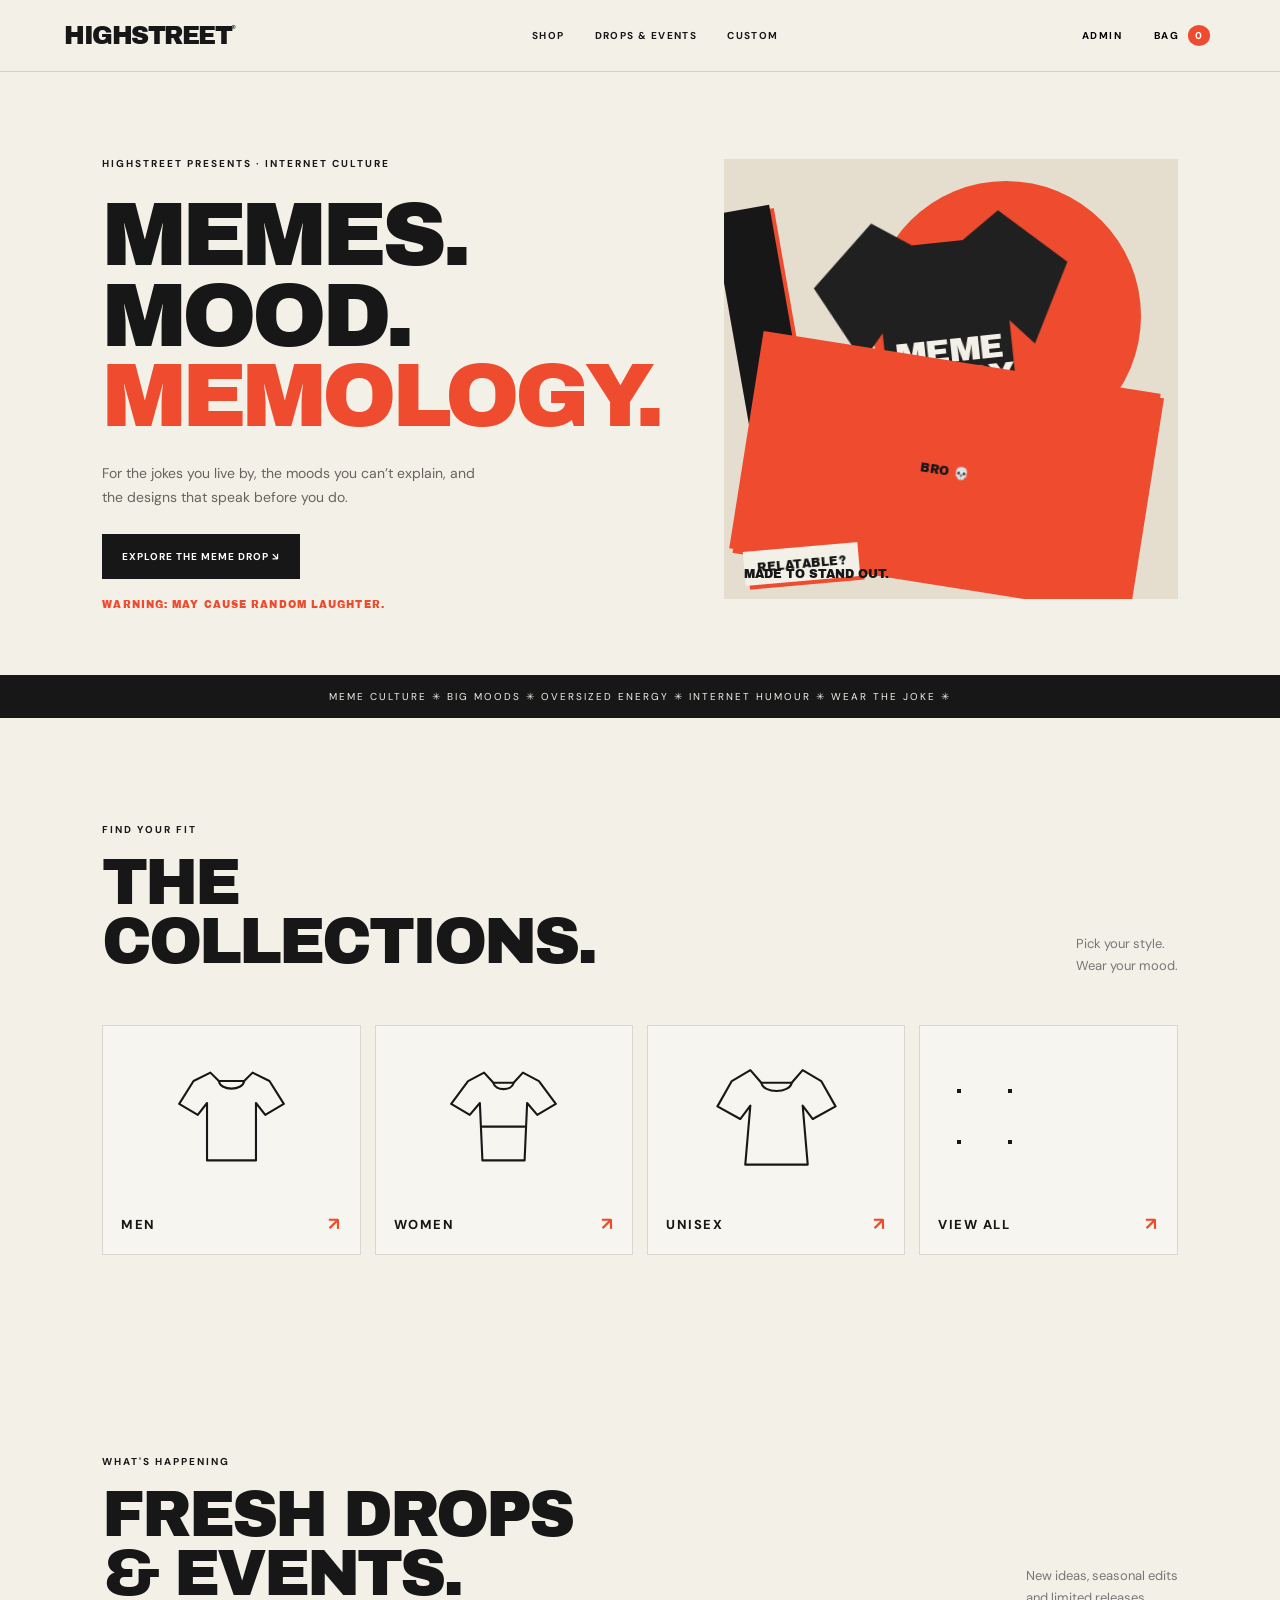
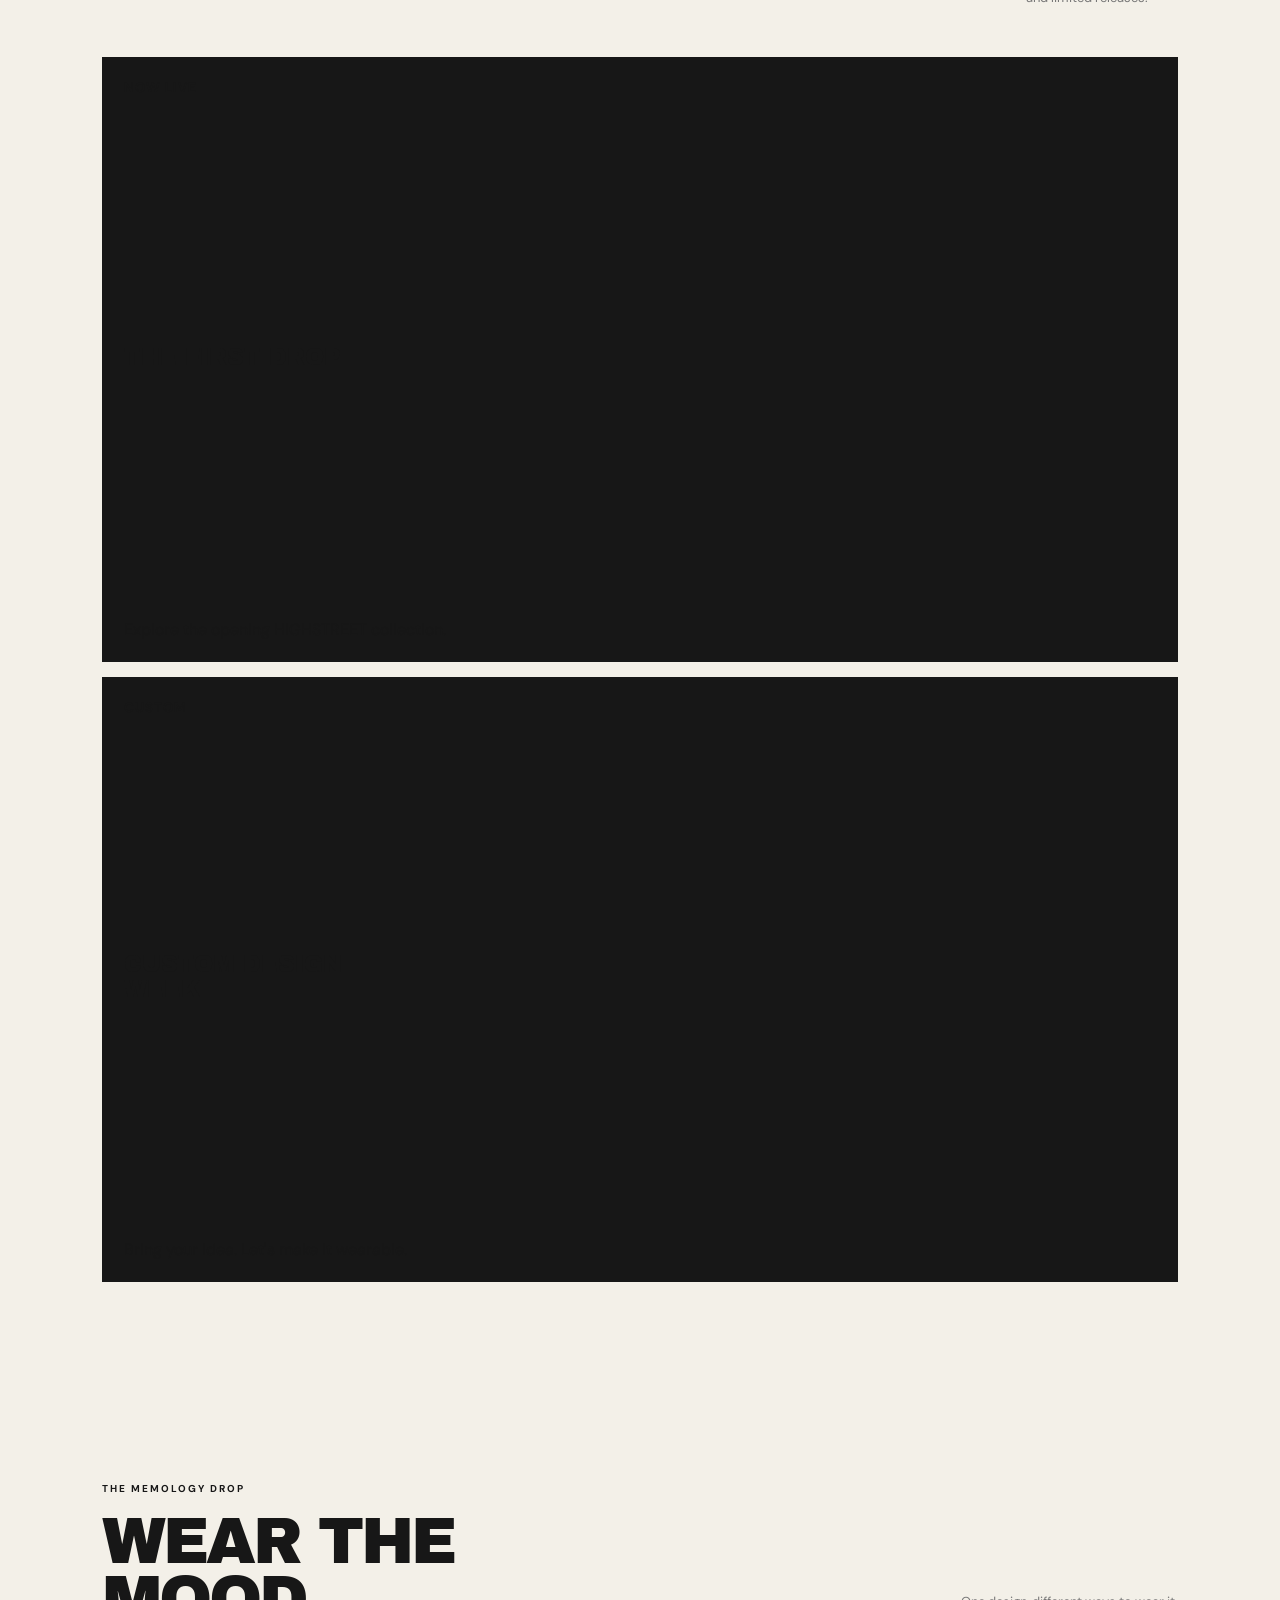
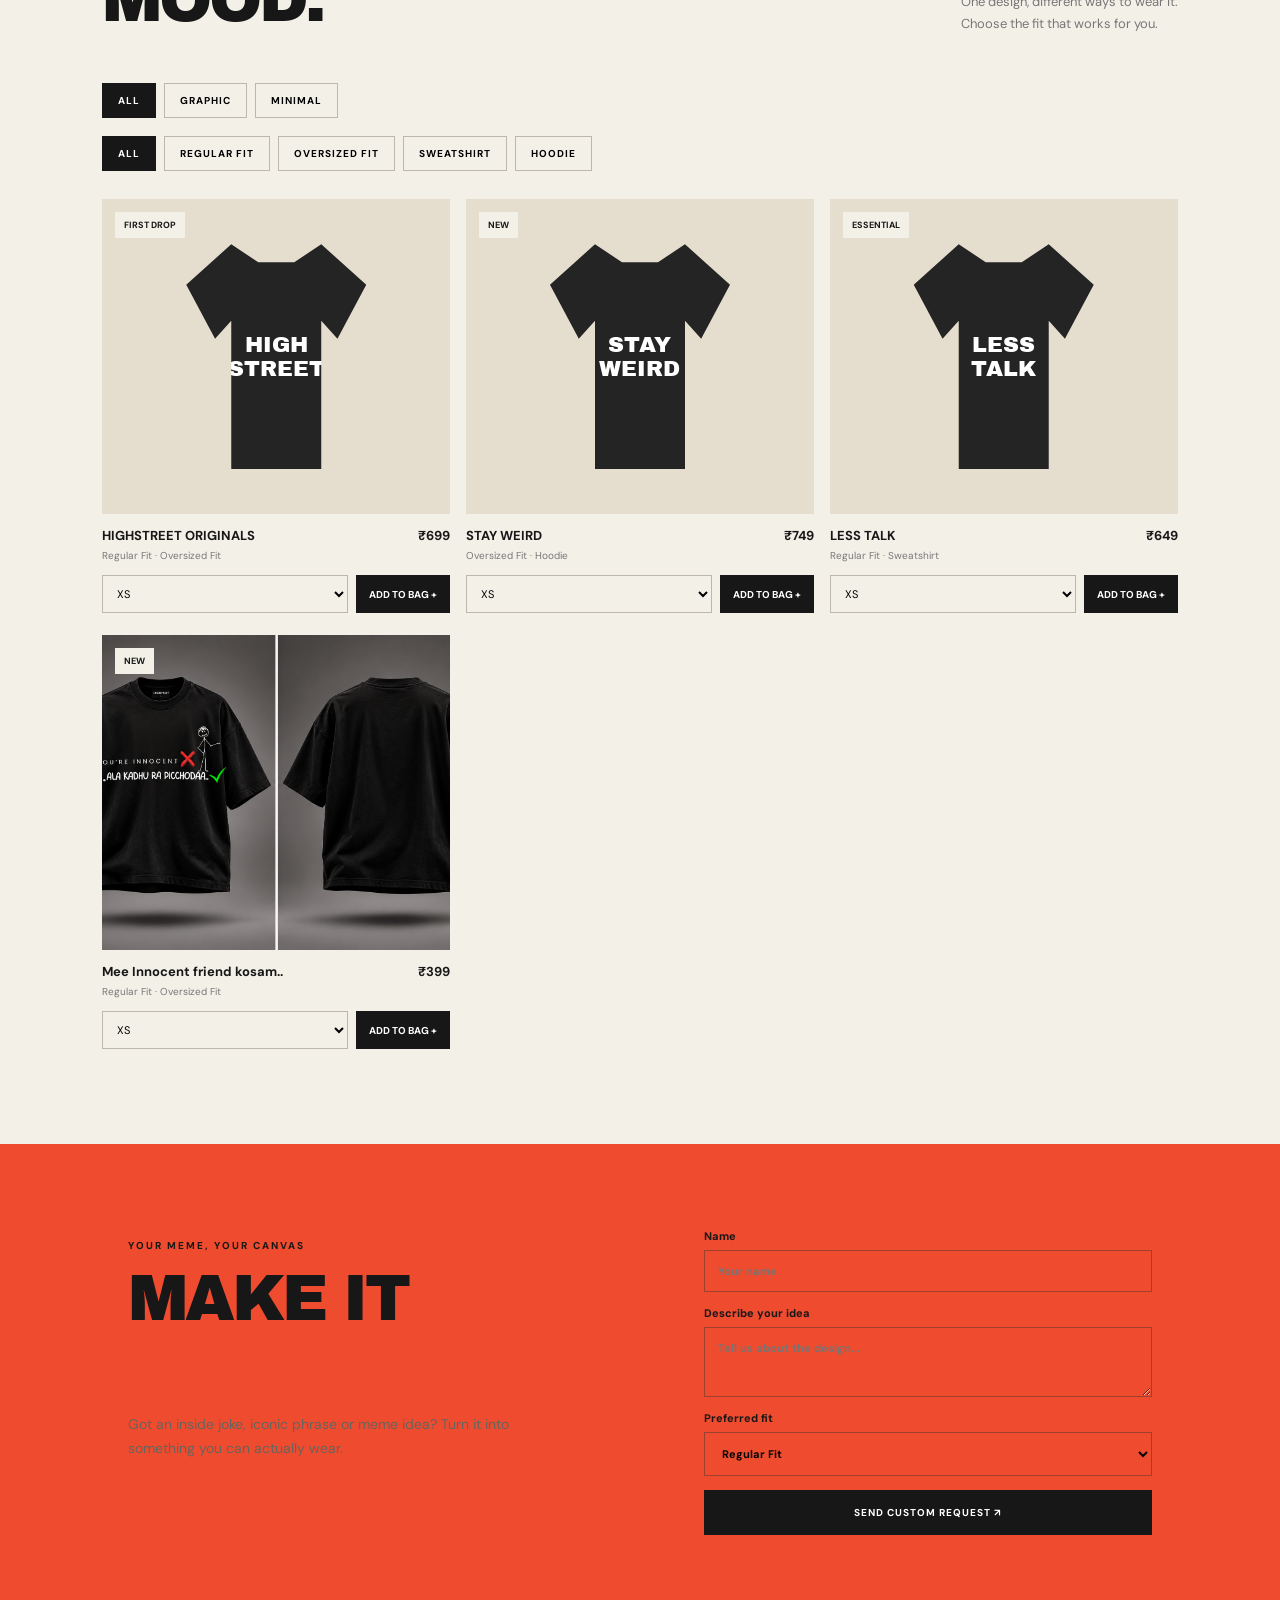
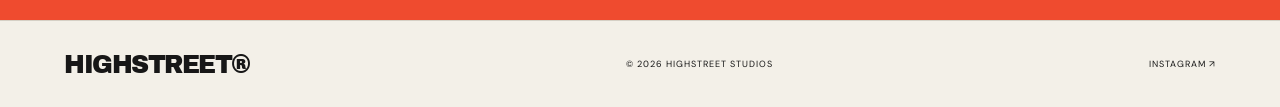
<file: index.html>
<!doctype html>
<html lang="en"><head><meta name="google-site-verification" content="a6l7Xn4Osr64U-ULNFQYEwL2a2A1Z0Q4yrBK_X2kBfo" /><meta charset="utf-8"><meta name="viewport" content="width=device-width,initial-scale=1">
<title>HIGHSTREET — MEMOLOGY</title><meta name="description" content="MEMOLOGY by HIGHSTREET: meme-inspired streetwear, made to stand out.">
<link rel="stylesheet" href="styles.css"></head><body>
<header><a class="logo" href="#">HIGHSTREET<span>®</span></a><nav><a href="#shop">SHOP</a><a href="#drops">DROPS & EVENTS</a><a href="#custom">CUSTOM</a></nav><div class="head-actions"><button id="adminOpen" class="text-btn">ADMIN</button><button id="cartOpen" class="cart-btn">BAG <b id="cartCount">0</b></button></div></header>
<section class="hero meme-hero"><div class="hero-copy"><p class="eyebrow">HIGHSTREET PRESENTS · INTERNET CULTURE</p><h1>MEMES.<br>MOOD.<br><i>MEMOLOGY.</i></h1><p>For the jokes you live by, the moods you can’t explain, and the designs that speak before you do.</p><a class="cta" href="#shop">EXPLORE THE MEME DROP ↘</a><div class="hero-note">WARNING: MAY CAUSE RANDOM LAUGHTER.</div></div><div class="hero-visual meme-visual"><div class="orb"></div><span class="meme-sticker sticker-top">LOL!</span><span class="meme-sticker sticker-side">BRO 💀</span><span class="meme-sticker sticker-bottom">RELATABLE?</span><div class="hero-shirt"><b>MEME<br>OLOGY</b><small>INTERNET / 001</small></div><span class="hero-stamp">MADE TO STAND OUT.</span></div></section>
<div class="ticker">MEME CULTURE ✳ BIG MOODS ✳ OVERSIZED ENERGY ✳ INTERNET HUMOUR ✳ WEAR THE JOKE ✳</div>
<section id="collections" class="section collections">
  <div class="section-title">
    <div>
      <p class="eyebrow">FIND YOUR FIT</p>
      <h2>THE<br>COLLECTIONS.</h2>
    </div>
    <p>Pick your style.<br>Wear your mood.</p>
  </div>

  <div class="collection-grid">
    <a class="collection-card" href="#shop" data-collection="Men">
      <div class="collection-art">
        <svg viewBox="0 0 160 160" aria-hidden="true">
          <path d="M55 28 35 38 18 65 40 78 51 64 51 132 109 132 109 64 120 78 142 65 125 38 105 28 95 38 65 38Z"/>
          <path d="M65 38c2 12 28 12 30 0"/>
        </svg>
      </div>
      <span>MEN <b>↗</b></span>
    </a>

    <a class="collection-card" href="#shop" data-collection="Women">
      <div class="collection-art">
        <svg viewBox="0 0 160 160" aria-hidden="true">
          <path d="M57 28 38 38 18 65 40 78 52 64 55 132 105 132 108 64 120 78 142 65 122 38 103 28 92 40 68 40Z"/>
          <path d="M68 40c2 10 22 10 24 0"/>
          <path d="m55 92 50 0"/>
        </svg>
      </div>
      <span>WOMEN <b>↗</b></span>
    </a>

    <a class="collection-card" href="#shop" data-collection="Unisex">
      <div class="collection-art">
        <svg viewBox="0 0 160 160" aria-hidden="true">
          <path d="M49 25 27 38 10 68 37 83 49 67 43 137 117 137 111 67 123 83 150 68 133 38 111 25 98 40 62 40Z"/>
          <path d="M62 40c2 13 34 13 36 0"/>
        </svg>
      </div>
      <span>UNISEX <b>↗</b></span>
    </a>

    <a class="collection-card collection-all" href="#shop" data-collection="All">
      <div class="collection-art collection-grid-icon">
        <i></i><i></i><i></i><i></i>
      </div>
      <span>VIEW ALL <b>↗</b></span>
    </a>
  </div>
</section>
<section id="drops" class="section"><div class="section-title"><div><p class="eyebrow">WHAT'S HAPPENING</p><h2>FRESH DROPS<br>& EVENTS.</h2></div><p>New ideas, seasonal edits<br>and limited releases.</p></div><div id="events" class="event-grid"></div></section>
<section id="shop" class="section shop"><div class="section-title"><div><p class="eyebrow">THE MEMOLOGY DROP</p><h2>WEAR THE<br>MOOD.</h2></div><p>One design, different ways to wear it.<br>Choose the fit that works for you.</p></div><div class="filters" id="categoryFilters"></div><div class="filters subfilters" id="fitFilters"></div><div id="products" class="products"></div></section>
<section id="custom" class="custom"><div><p class="eyebrow">YOUR MEME, YOUR CANVAS</p><h2>MAKE IT<br><i>RELATABLE.</i></h2><p>Got an inside joke, iconic phrase or meme idea? Turn it into something you can actually wear.</p></div><form id="customForm"><label>Name<input name="name" required placeholder="Your name"></label><label>Describe your idea<textarea name="idea" required rows="3" placeholder="Tell us about the design..."></textarea></label><label>Preferred fit<select name="fit"><option>Regular Fit</option><option>Oversized Fit</option><option>Sweatshirt</option><option>Hoodie</option></select></label><button class="cta" type="submit">SEND CUSTOM REQUEST ↗</button></form></section>
<footer><a class="logo" href="#">HIGHSTREET®</a><p>© <span id="year"></span> HIGHSTREET STUDIOS</p><a id="igLink" target="_blank" rel="noreferrer">INSTAGRAM ↗</a></footer>
<div id="cartDrawer" class="drawer"><div class="drawer-head"><h3>YOUR BAG</h3><button data-close="cartDrawer">✕</button></div><div id="cartItems"></div><div class="cart-bottom"><div class="total">TOTAL <b id="cartTotal">₹0</b></div><button id="checkout" class="cta">CONTINUE TO CHECKOUT ↗</button></div></div><div id="scrim"></div>
<div id="checkoutModal" class="modal checkout-modal" aria-hidden="true"><div class="modal-box checkout-box"><div class="drawer-head"><div><p class="eyebrow">ALMOST YOURS</p><h3>CHECKOUT</h3></div><button type="button" data-close="checkoutModal" aria-label="Close checkout">✕</button></div><form id="checkoutForm"><div class="checkout-grid"><label>Full name<input name="customerName" autocomplete="name" required maxlength="100" placeholder="Name for delivery"></label><label>Mobile number<input name="mobile" type="tel" inputmode="numeric" autocomplete="tel" pattern="[0-9+() \-]{10,18}" required placeholder="10-digit mobile number"></label><label>Email (optional)<input name="email" type="email" autocomplete="email" placeholder="you@example.com"></label><label>PIN code<input name="pincode" inputmode="numeric" pattern="[0-9]{6}" autocomplete="postal-code" required placeholder="6-digit PIN code"></label><label class="checkout-wide">Delivery address<textarea name="address" autocomplete="street-address" rows="3" required maxlength="500" placeholder="House/flat, street, area"></textarea></label><label>City<input name="city" autocomplete="address-level2" required maxlength="100" placeholder="City"></label><label>State<input name="state" autocomplete="address-level1" required maxlength="100" placeholder="State"></label></div><div class="checkout-summary"><h4>ORDER SUMMARY</h4><div id="checkoutSummaryItems"></div><div class="total"><span>Subtotal</span><b id="checkoutSubtotal">₹0</b></div><p class="notice">Shipping charges and delivery availability will be confirmed before the order is accepted.</p></div><fieldset class="payment-choice"><legend>PAYMENT METHOD</legend><label class="payment-option"><input type="radio" name="paymentMethod" value="cod" checked><span><b>Cash on Delivery (COD)</b><small>Request your order now; HIGHSTREET will confirm availability and delivery.</small></span></label><label class="payment-option payment-disabled"><input type="radio" name="paymentMethod" value="online" disabled><span><b>Online payment</b><small>Coming after payment gateway setup. No payment will be collected on this page yet.</small></span></label></fieldset><button class="cta checkout-submit" type="submit">CONTINUE WITH COD ON WHATSAPP ↗</button><p class="notice" id="checkoutMessage" role="status">No customer account is needed.</p></form></div></div>
<div id="adminModal" class="modal"><div class="modal-box"><div class="drawer-head"><div><p class="eyebrow">PRIVATE AREA</p><h3>STORE ADMIN</h3></div><button data-close="adminModal">✕</button></div><div id="adminLogin"><p class="notice">Private admin sign-in. Customer accounts are not required to browse or order.</p><label>Admin email<input id="adminEmail" type="email" autocomplete="username" required placeholder="Your email"></label><label>Password<input id="adminPassword" type="password" autocomplete="current-password" required placeholder="Your password"></label><button id="adminSignIn" class="cta" type="button">SIGN IN</button><p id="adminAuthMessage" class="notice" role="status"></p></div><div id="adminPanel" hidden><div class="tabs"><button data-tab="productsTab" class="selected">PRODUCTS</button><button data-tab="eventsTab">EVENTS</button><button data-tab="settingsTab">SETTINGS</button></div>
<div id="productsTab" class="tabpane"><form id="productForm"><input type="hidden" name="id"><label>Design name<input name="name" required></label><label>Product images <small>Paste image URLs separated by | (pipe). First image is shown first.</small><input name="image" placeholder="https://.../front.jpg | https://.../back.jpg"></label><label>Artwork text (fallback)<input name="art" placeholder="YOUR ART"></label><label>Available product types <small>Choose one or more</small><div class="checks"><label><input type="checkbox" name="types" value="Regular Fit"> Regular Fit</label><label><input type="checkbox" name="types" value="Oversized Fit"> Oversized Fit</label><label><input type="checkbox" name="types" value="Sweatshirt"> Sweatshirt</label><label><input type="checkbox" name="types" value="Hoodie"> Hoodie</label></div></label><div class="two"><label>Price (₹)<input name="price" type="number" min="1" required></label><label>Category<input name="category" placeholder="Graphic / Minimal"></label></div><label>Collection<select name="collection"><option value="Unisex">Unisex</option><option value="Men">Men</option><option value="Women">Women</option></select></label><label>Season<select name="season"><option>Core</option><option>Seasonal</option></select></label><label>Sizes <small>XS–XXL enabled by default</small><div class="checks sizes"><label><input type="checkbox" name="sizes" value="XS" checked> XS</label><label><input type="checkbox" name="sizes" value="S" checked> S</label><label><input type="checkbox" name="sizes" value="M" checked> M</label><label><input type="checkbox" name="sizes" value="L" checked> L</label><label><input type="checkbox" name="sizes" value="XL" checked> XL</label><label><input type="checkbox" name="sizes" value="XXL" checked> XXL</label></div></label><label><input type="checkbox" name="active" checked> Published on store</label><button class="cta" type="submit">SAVE PRODUCT</button></form><div id="adminProductList"></div></div>
<div id="eventsTab" class="tabpane" hidden><form id="eventForm"><label>Event title<input name="title" required></label><label>Details<input name="details" required></label><label>Image URL (optional)<input name="image"></label><label>Badge<input name="badge" placeholder="NEW DROP"></label><label>Link designs to this event <small>Select the products customers should see when they click Shop This Event.</small><div id="eventProductPicker" class="event-product-picker"></div></label><label><input type="checkbox" name="active" checked> Published</label><button class="cta">SAVE EVENT</button></form><div id="adminEventList"></div></div>
<div id="settingsTab" class="tabpane" hidden><form id="settingsForm"><label>WhatsApp number (country code + number, digits only)<input name="whatsapp" required placeholder="91XXXXXXXXXX"></label><label>Instagram URL<input name="instagram" placeholder="https://instagram.com/yourhandle"></label><button class="cta">SAVE SETTINGS</button></form><p class="notice">For live use, configure the Google Apps Script backend in the included setup guide. Never put an admin password or Google credentials in public JavaScript.</p></div>
<button id="adminLogout" class="text-btn">EXIT ADMIN</button></div></div></div>
<script src="app.js"></script></body></html>
</file>
<file: styles.css>
@import url('https://fonts.googleapis.com/css2?family=Archivo+Black&family=DM+Sans:wght@400;500;700&display=swap');*{box-sizing:border-box}html{scroll-behavior:smooth}body{margin:0;background:#f3f0e8;color:#171717;font-family:'DM Sans',sans-serif}a{color:inherit;text-decoration:none}button,input,textarea,select{font:inherit}header{height:72px;padding:0 5vw;display:flex;align-items:center;justify-content:space-between;border-bottom:1px solid #d5d0c5;position:sticky;top:0;background:#f3f0e8;z-index:5}.logo{font:25px 'Archivo Black';letter-spacing:-1.5px}.logo span{font:10px 'DM Sans';vertical-align:top}nav{display:flex;gap:30px}nav a,.text-btn,.cart-btn{font-size:10px;letter-spacing:1.4px;font-weight:700}.head-actions{display:flex;gap:20px}.text-btn,.cart-btn{background:none;border:0;cursor:pointer}.cart-btn b{background:#ef4b2f;color:#fff;border-radius:50%;padding:4px 7px;margin-left:5px}.hero{padding:75px 8vw 65px;display:grid;grid-template-columns:1fr 1fr;gap:5vw;min-height:590px;align-items:center}.eyebrow{font-size:10px;letter-spacing:2px;font-weight:700}.hero h1{font:clamp(58px,7vw,100px)/.9 'Archivo Black';letter-spacing:-5px;margin:25px 0}.hero h1 i,.custom h2 i{color:#ef4b2f;font-style:normal}.hero>div:first-child>p:not(.eyebrow),.custom p:not(.eyebrow){max-width:390px;line-height:1.7;color:#68645d;font-size:14px;margin:25px 0}.cta{display:inline-block;border:0;background:#171717;color:#fff;padding:16px 20px;font-size:10px;font-weight:700;letter-spacing:1px;cursor:pointer}.hero-visual{height:440px;background:#e5ddce;display:grid;place-items:center;position:relative;overflow:hidden}.orb{position:absolute;width:270px;height:270px;background:#ef4b2f;border-radius:50%;right:8%;top:5%}.hero-shirt{z-index:1;width:255px;height:325px;background:#202020;color:#f3f0e8;clip-path:polygon(25% 0,40% 8%,60% 8%,75% 0,100% 18%,84% 42%,75% 34%,75% 100%,25% 100%,25% 34%,16% 42%,0 18%);display:flex;align-items:center;justify-content:center;flex-direction:column;transform:rotate(-6deg)}.hero-shirt b{font:32px/.9 'Archivo Black';text-align:center}.hero-shirt small{font-size:8px;letter-spacing:2px;margin-top:17px}.hero-visual>span{position:absolute;bottom:18px;left:20px;font:12px 'Archivo Black'}.ticker{background:#171717;color:#f3f0e8;padding:15px;text-align:center;font-size:10px;letter-spacing:2px}.section{padding:95px 8vw}.section-title{display:flex;align-items:end;justify-content:space-between;margin-bottom:35px}.section-title h2,.custom h2{font:clamp(42px,5vw,68px)/.92 'Archivo Black';letter-spacing:-3px;margin:18px 0}.section-title>p{font-size:13px;color:#777;line-height:1.7}.event-grid{display:grid;grid-template-columns:repeat(3,1fr);gap:15px}.event{min-height:380px;background:#e5ddce;padding:22px;display:flex;flex-direction:column;justify-content:space-between;position:relative;overflow:hidden}.event img{position:absolute;inset:0;width:100%;height:100%;object-fit:cover;opacity:.3}.event>*:not(img){z-index:1}.event b{font:23px 'Archivo Black';max-width:250px}.event small{letter-spacing:1px;font-weight:700}.filters{display:flex;gap:8px;flex-wrap:wrap;margin:18px 0}.filters button{border:1px solid #bdb7ab;background:transparent;padding:10px 15px;font-size:10px;font-weight:700;letter-spacing:1px;cursor:pointer}.filters button.active{background:#171717;color:white;border-color:#171717}.subfilters{margin-bottom:28px}.products{display:grid;grid-template-columns:repeat(3,1fr);gap:22px 16px}.product-img{height:315px;background:#e5ddce;display:grid;place-items:center;position:relative;overflow:hidden}.product-img img{width:100%;height:100%;object-fit:cover}.shirt-fallback{width:180px;height:225px;background:#242424;color:white;clip-path:polygon(25% 0,40% 8%,60% 8%,75% 0,100% 18%,84% 42%,75% 34%,75% 100%,25% 100%,25% 34%,16% 42%,0 18%);display:grid;place-items:center;text-align:center;font:22px 'Archivo Black';padding:20px}.pill{position:absolute;top:13px;left:13px;background:#f3f0e8;padding:7px 9px;font-size:9px;font-weight:700}.pinfo{display:flex;justify-content:space-between;padding:13px 0}.pinfo h3{font-size:13px;margin:0 0 5px}.pinfo p{font-size:10px;color:#777;margin:0}.price{font-weight:700;font-size:13px}.orderline{display:flex;gap:8px}.orderline select{flex:1;min-width:0;border:1px solid #bdb7ab;background:transparent;padding:10px;font-size:11px}.orderline button{background:#171717;color:#fff;border:0;padding:0 13px;font-size:10px;font-weight:700;cursor:pointer}.custom{background:#ef4b2f;padding:85px 10vw;display:grid;grid-template-columns:1fr 1fr;gap:10vw}.custom h2 i{color:#f3f0e8}.custom form,.tabpane form{display:grid;gap:14px}.custom label,.modal label{font-size:11px;font-weight:700;display:grid;gap:7px}.custom input,.custom textarea,.custom select,.modal input:not([type=checkbox]),.modal textarea,.modal select{padding:13px;border:1px solid #b8b0a3;background:transparent;width:100%;border-radius:0}.custom .cta{background:#171717}.custom input,.custom textarea,.custom select{border-color:#9b412e}footer{padding:28px 5vw;display:flex;justify-content:space-between;align-items:center;border-top:1px solid #d5d0c5}footer p,footer>a:last-child{font-size:9px;letter-spacing:1px}.drawer{position:fixed;z-index:12;right:-460px;top:0;width:min(440px,100%);height:100vh;background:#f3f0e8;padding:25px;transition:.25s;display:flex;flex-direction:column}.drawer.open{right:0}.drawer-head{display:flex;justify-content:space-between;align-items:center;border-bottom:1px solid #ccc;padding-bottom:15px}.drawer-head h3{font:24px 'Archivo Black';margin:0}.drawer-head button{border:0;background:none;font-size:20px;cursor:pointer}.cart-row{display:grid;grid-template-columns:1fr auto;gap:10px;padding:15px 0;border-bottom:1px solid #ddd;font-size:12px}.cart-row button{border:0;background:none;text-decoration:underline;cursor:pointer}.cart-bottom{margin-top:auto}.total{display:flex;justify-content:space-between;padding:18px 0;font-size:12px}.cart-bottom .cta{width:100%}#scrim{display:none;position:fixed;inset:0;background:#0008;z-index:10}#scrim.show{display:block}.modal{display:none;position:fixed;inset:0;z-index:15;overflow:auto;padding:4vh 12px;background:#0009}.modal.show{display:block}.modal-box{max-width:680px;margin:auto;background:#f3f0e8;padding:25px}.notice{font-size:12px;line-height:1.6;background:#e5ddce;padding:12px}.tabs{display:flex;gap:8px;margin:20px 0}.tabs button{padding:10px;border:1px solid #aaa;background:transparent;font-size:10px}.tabs button.selected{background:#171717;color:white}.tabpane{padding:8px 0}.checks{display:flex;flex-wrap:wrap;gap:12px;padding:8px 0}.checks label{display:flex;align-items:center;gap:5px;font-weight:400}.checks input{width:auto}.two{display:grid;grid-template-columns:1fr 1fr;gap:12px}.admin-item{border-top:1px solid #ccc;padding:12px 0;display:flex;justify-content:space-between;font-size:12px}.admin-item button{border:0;background:none;text-decoration:underline;cursor:pointer}.tabpane[hidden],#adminPanel[hidden]{display:none}@media(max-width:700px){header{padding:0 4vw}nav{gap:12px}nav a{font-size:8px}.logo{font-size:20px}.head-actions{gap:8px}.hero{grid-template-columns:1fr;padding:55px 6vw}.hero-visual{height:350px}.section{padding:70px 6vw}.section-title{display:block}.event-grid{grid-template-columns:1fr}.products{grid-template-columns:1fr 1fr;gap:15px 10px}.product-img{height:220px}.shirt-fallback{width:130px;height:170px;font-size:17px}.pinfo h3{font-size:11px}.price{font-size:11px}.orderline{flex-direction:column}.orderline select,.orderline button{height:37px}.custom{grid-template-columns:1fr;padding:65px 7vw;gap:25px}footer{flex-wrap:wrap;gap:10px}footer p{order:3;width:100%}}

/* MEMOLOGY hero motion — preserves the existing HIGHSTREET palette */
.meme-hero .hero-copy { position:relative; z-index:1; }
.meme-hero .hero-copy .eyebrow { animation: memoFadeUp .7s .05s both; }
.meme-hero .hero-copy h1 { animation: memoFadeUp .8s .16s both; }
.meme-hero .hero-copy > p:not(.eyebrow) { animation: memoFadeUp .8s .28s both; }
.meme-hero .hero-copy .cta { animation: memoFadeUp .8s .4s both; }
.hero-note { margin-top:20px; font:10px 'Archivo Black'; letter-spacing:1.1px; color:#ef4b2f; animation: memoFadeUp .8s .52s both; }
.meme-visual { isolation:isolate; }
.meme-visual .orb { animation: memoOrb 1s cubic-bezier(.2,.8,.2,1) both, memoPulse 5s 1s ease-in-out infinite; transform-origin:center; }
.meme-visual .hero-shirt { animation: memoShirtIn .9s .18s cubic-bezier(.2,.8,.2,1) both, memoFloat 4.5s 1.1s ease-in-out infinite; }
.meme-visual .hero-shirt b { font-size:34px; line-height:.86; letter-spacing:-1.5px; }
.meme-sticker { position:absolute; z-index:3; display:grid; place-items:center; padding:10px 13px; background:#171717; color:#f3f0e8; font:12px 'Archivo Black'; letter-spacing:.5px; box-shadow:4px 4px 0 #ef4b2f; }
.sticker-top { top:11%; left:8%; transform:rotate(-10deg); animation: memoStickerIn .6s .65s both, memoWiggle 3s 1.4s ease-in-out infinite; }
.sticker-side { right:7%; top:46%; background:#ef4b2f; color:#171717; box-shadow:4px 4px 0 #171717; transform:rotate(9deg); animation: memoStickerIn .6s .82s both, memoWiggle 3.4s 1.5s ease-in-out infinite; }
.sticker-bottom { bottom:16%; left:9%; background:#f3f0e8; color:#171717; box-shadow:4px 4px 0 #171717; transform:rotate(-5deg); animation: memoStickerIn .6s .98s both, memoWiggle 3.2s 1.6s ease-in-out infinite; }
.hero-stamp { position:absolute; bottom:18px; left:20px; z-index:4; font:12px 'Archivo Black'; }
.meme-visual > span.hero-stamp { animation: memoFadeUp .7s 1s both; }
.ticker { white-space:nowrap; overflow:hidden; animation: tickerFlash .5s ease-out both; }
@keyframes memoFadeUp { from { opacity:0; transform:translateY(22px); } to { opacity:1; transform:translateY(0); } }
@keyframes memoOrb { from { opacity:0; transform:scale(.25) rotate(-25deg); } to { opacity:1; transform:scale(1) rotate(0); } }
@keyframes memoPulse { 0%,100% { transform:scale(1); } 50% { transform:scale(1.045); } }
@keyframes memoShirtIn { from { opacity:0; transform:translateY(55px) rotate(8deg) scale(.82); } to { opacity:1; transform:translateY(0) rotate(-6deg) scale(1); } }
@keyframes memoFloat { 0%,100% { translate:0 0; rotate:-6deg; } 50% { translate:0 -9px; rotate:-3deg; } }
@keyframes memoStickerIn { from { opacity:0; scale:.3; } to { opacity:1; scale:1; } }
@keyframes memoWiggle { 0%,88%,100% { rotate:0deg; } 91% { rotate:-5deg; } 94% { rotate:5deg; } 97% { rotate:-2deg; } }
@keyframes tickerFlash { from { letter-spacing:7px; } to { letter-spacing:2px; } }
@media (prefers-reduced-motion: reduce) {
  .meme-hero *, .ticker { animation:none !important; }
  html { scroll-behavior:auto; }
}
@media(max-width:700px) {
  .meme-sticker { padding:8px 10px; font-size:10px; }
  .sticker-top { top:8%; left:4%; }
  .sticker-side { right:3%; top:43%; }
  .sticker-bottom { bottom:14%; left:4%; }
  .hero-stamp { font-size:10px !important; }
  .hero-note { font-size:9px; }
}

/* Product image gallery */
.product-gallery { position:relative; }
.product-gallery .gallery-main { display:block; width:100%; height:100%; object-fit:cover; }
.gallery-arrow { position:absolute; z-index:2; top:45%; width:32px; height:32px; border:0; border-radius:50%; background:#f3f0e8e8; color:#171717; font-size:23px; line-height:1; cursor:pointer; }
.gallery-prev { left:9px; }
.gallery-next { right:9px; }
.gallery-thumbs { position:absolute; z-index:3; bottom:9px; left:50%; transform:translateX(-50%); display:flex; gap:6px; max-width:85%; overflow-x:auto; }
.gallery-thumb { width:38px; height:38px; flex:0 0 38px; padding:2px; border:1px solid #f3f0e8; background:#f3f0e8; opacity:.72; cursor:pointer; }
.gallery-thumb.active { border:2px solid #ef4b2f; opacity:1; }
.gallery-thumb img { width:100%; height:100%; object-fit:cover; display:block; }
@media(max-width:700px) {
  .gallery-arrow { width:28px; height:28px; font-size:20px; }
  .gallery-thumb { width:30px; height:30px; flex-basis:30px; }
}

/* HIGHSTREET product image popup */
.product-img img {
  cursor: zoom-in;
  transition: transform .4s cubic-bezier(.2,.8,.2,1);
}

.product-img:hover img {
  transform: scale(1.045);
}

#hsImageViewer {
  position: fixed;
  inset: 0;
  z-index: 1000;
  display: grid;
  place-items: center;
  padding: 24px;
  background: rgba(12, 12, 12, .88);
  opacity: 0;
  visibility: hidden;
  transition: opacity .3s ease, visibility .3s ease;
}

#hsImageViewer.open {
  opacity: 1;
  visibility: visible;
}

.hs-preview-frame {
  position: relative;
  max-width: 92vw;
  max-height: 90vh;
  padding: 12px;
  background: #f3f0e8;
  box-shadow: 0 25px 80px #0008;
  transform: scale(.82) translateY(20px);
  transition: transform .45s cubic-bezier(.2,.8,.2,1);
}

#hsImageViewer.open .hs-preview-frame {
  transform: scale(1) translateY(0);
}

.hs-preview-frame img {
  display: block;
  max-width: 88vw;
  max-height: 80vh;
  width: auto;
  height: auto;
  object-fit: contain;
}

.hs-preview-frame span {
  display: block;
  padding-top: 10px;
  font: 10px 'Archivo Black';
  letter-spacing: 1.5px;
}

.hs-preview-close {
  position: absolute;
  top: 22px;
  right: 25px;
  z-index: 2;
  width: 42px;
  height: 42px;
  border: 1px solid #fff8;
  border-radius: 50%;
  background: #171717;
  color: white;
  font-size: 20px;
  cursor: pointer;
  transition: transform .25s ease, background .25s ease;
}

.hs-preview-close:hover {
  transform: rotate(90deg);
  background: #ef4b2f;
}

body.hs-preview-open {
  overflow: hidden;
}

@media (max-width: 600px) {
  #hsImageViewer {
    padding: 12px;
  }

  .hs-preview-frame {
    max-width: 96vw;
    padding: 8px;
  }

  .hs-preview-frame img {
    max-width: 88vw;
    max-height: 78vh;
  }

  .hs-preview-close {
    top: 12px;
    right: 12px;
  }
}

@media (prefers-reduced-motion: reduce) {
  #hsImageViewer,
  .hs-preview-frame,
  .product-img img {
    transition: none;
  }
}

/* Automatic HIGHSTREET event theme */
body {
  color: var(--hs-theme-text, #171717);
}

header {
  background: var(--hs-theme-background, #f3f0e8);
}

.hero h1 i,
.custom h2 i,
.hero-note,
.event a,
a:hover {
  color: var(--hs-theme-accent, #ef4b2f);
}

.cta,
.orderline button,
.filters button.active,
.custom .cta {
  background: var(--hs-theme-button, #171717);
  color: var(--hs-theme-button-text, #ffffff);
}

.cart-btn b,
.custom {
  background: var(--hs-theme-accent, #ef4b2f);
}

.meme-sticker {
  box-shadow: 4px 4px 0 var(--hs-theme-accent, #ef4b2f);
}

.gallery-thumb.active {
  border-color: var(--hs-theme-accent, #ef4b2f);
}

/* MINIMAL GRAPHIC COLLECTIONS */
.collections {
  overflow: hidden;
}

.collection-grid {
  display: grid;
  grid-template-columns: repeat(4, 1fr);
  gap: 14px;
  margin-top: 28px;
}

.collection-card {
  min-height: 230px;
  padding: 18px;
  display: flex;
  flex-direction: column;
  justify-content: space-between;
  text-decoration: none;
  color: var(--hs-theme-text, #171717);
  background: rgba(255,255,255,.35);
  border: 1px solid rgba(23,23,23,.14);
  transition: transform .25s ease, background .25s ease, border-color .25s ease;
}

.collection-card:hover {
  transform: translateY(-6px);
  background: var(--hs-theme-background, #f3f0e8);
  border-color: var(--hs-theme-accent, #ef4b2f);
}

.collection-art {
  display: grid;
  place-items: center;
  min-height: 145px;
}

.collection-art svg {
  width: 135px;
  height: 135px;
  fill: none;
  stroke: currentColor;
  stroke-width: 2.5;
  stroke-linecap: round;
  stroke-linejoin: round;
  transition: transform .25s ease;
}

.collection-card:hover svg {
  transform: scale(1.08) rotate(-3deg);
}

.collection-card > span {
  display: flex;
  justify-content: space-between;
  align-items: center;
  font-size: 13px;
  font-weight: 800;
  letter-spacing: 1.5px;
}

.collection-card > span b {
  color: var(--hs-theme-accent, #ef4b2f);
  font-size: 18px;
}

.collection-grid-icon {
  grid-template-columns: repeat(2, 42px);
  grid-template-rows: repeat(2, 42px);
  gap: 9px;
  align-content: center;
}

.collection-grid-icon i {
  border: 2px solid currentColor;
  display: block;
}

@media (max-width: 700px) {
  .collection-grid {
    grid-template-columns: repeat(2, 1fr);
    gap: 10px;
  }

  .collection-card {
    min-height: 190px;
    padding: 13px;
  }

  .collection-art {
    min-height: 120px;
  }

  .collection-art svg {
    width: 110px;
    height: 110px;
  }
}

/* HIGHSTREET — smooth storefront animations */

/* Product image zoom */
.product-img img {
  transition: transform .45s ease;
}
.product-img:hover img {
  transform: scale(1.07);
}

/* Product and event card lift */
.event,
.product-img {
  transition: transform .3s ease, box-shadow .3s ease;
}
.event:hover,
.product-img:hover {
  transform: translateY(-6px);
  box-shadow: 0 12px 28px rgba(0,0,0,.12);
}

/* Buttons */
.cta,
.orderline button,
.filters button {
  transition: transform .2s ease, background-color .2s ease, box-shadow .2s ease;
}
.cta:hover,
.orderline button:hover {
  transform: translateY(-3px);
  box-shadow: 0 7px 0 rgba(239,75,47,.8);
}
.filters button:hover {
  transform: translateY(-2px);
}

/* Navigation underline */
nav a {
  position: relative;
}
nav a::after {
  content: "";
  position: absolute;
  left: 0;
  bottom: -5px;
  width: 0;
  height: 2px;
  background: #ef4b2f;
  transition: width .25s ease;
}
nav a:hover::after {
  width: 100%;
}

/* Respect reduced-motion settings */
@media (prefers-reduced-motion: reduce) {
  *,
  *::before,
  *::after {
    animation-duration: .01ms !important;
    transition-duration: .01ms !important;
    scroll-behavior: auto !important;
  }
}
/* HIGHSTREET: Scroll-reveal effect */
.scroll-reveal {
  opacity: 0;
  transform: translateY(24px);
  transition: opacity 0.65s ease, transform 0.65s ease;
}

.scroll-reveal.is-visible {
  opacity: 1;
  transform: translateY(0);
}

/* Avoid hiding content for visitors who prefer reduced motion */
@media (prefers-reduced-motion: reduce) {
  .scroll-reveal {
    opacity: 1;
    transform: none;
    transition: none;
  }
}

/* Stagger product card reveals */
.product-card:nth-child(2) { transition-delay: 0.08s; }
.product-card:nth-child(3) { transition-delay: 0.16s; }
.product-card:nth-child(4) { transition-delay: 0.24s; }
.product-card:nth-child(5) { transition-delay: 0.32s; }
.product-card:nth-child(6) { transition-delay: 0.40s; }

/* Event-to-design linking in admin */
.event-product-picker{display:grid;gap:8px;max-height:220px;overflow:auto;padding:12px;border:1px solid var(--line,#333);border-radius:10px;margin-top:8px}.event-product-option{display:flex;align-items:center;gap:8px;font-size:.9rem}.event-product-option input{width:auto}.event-product-option small{opacity:.65}.event-button{cursor:pointer;border:0;display:inline-flex;align-items:center;justify-content:center;text-decoration:none}

/* HIGHSTREET event banner fix: full-width landscape artwork, preserving original image ratio */
.event-grid {
  grid-template-columns: minmax(0, 1fr);
  width: 100%;
}
.event {
  width: 100%;
  min-width: 0;
  min-height: 0;
  height: auto;
  aspect-ratio: 16 / 9;
  padding: 22px;
  background: #171717;
  isolation: isolate;
}
.event img {
  inset: 0;
  width: 100%;
  height: 100%;
  object-fit: contain;
  object-position: center;
  opacity: 1;
  z-index: -1;
  transition: transform .7s cubic-bezier(.2,.8,.2,1);
}
.event:hover img {
  transform: scale(1.025);
}
.event > *:not(img) {
  position: relative;
  z-index: 1;
}
@media (max-width: 700px) {
  .event-grid { grid-template-columns: minmax(0, 1fr); }
  .event { width: 100%; aspect-ratio: 16 / 9; min-height: 0; }
}
@media (prefers-reduced-motion: reduce) {
  .event, .event img { animation: none !important; transition: none !important; }
}
</file>
